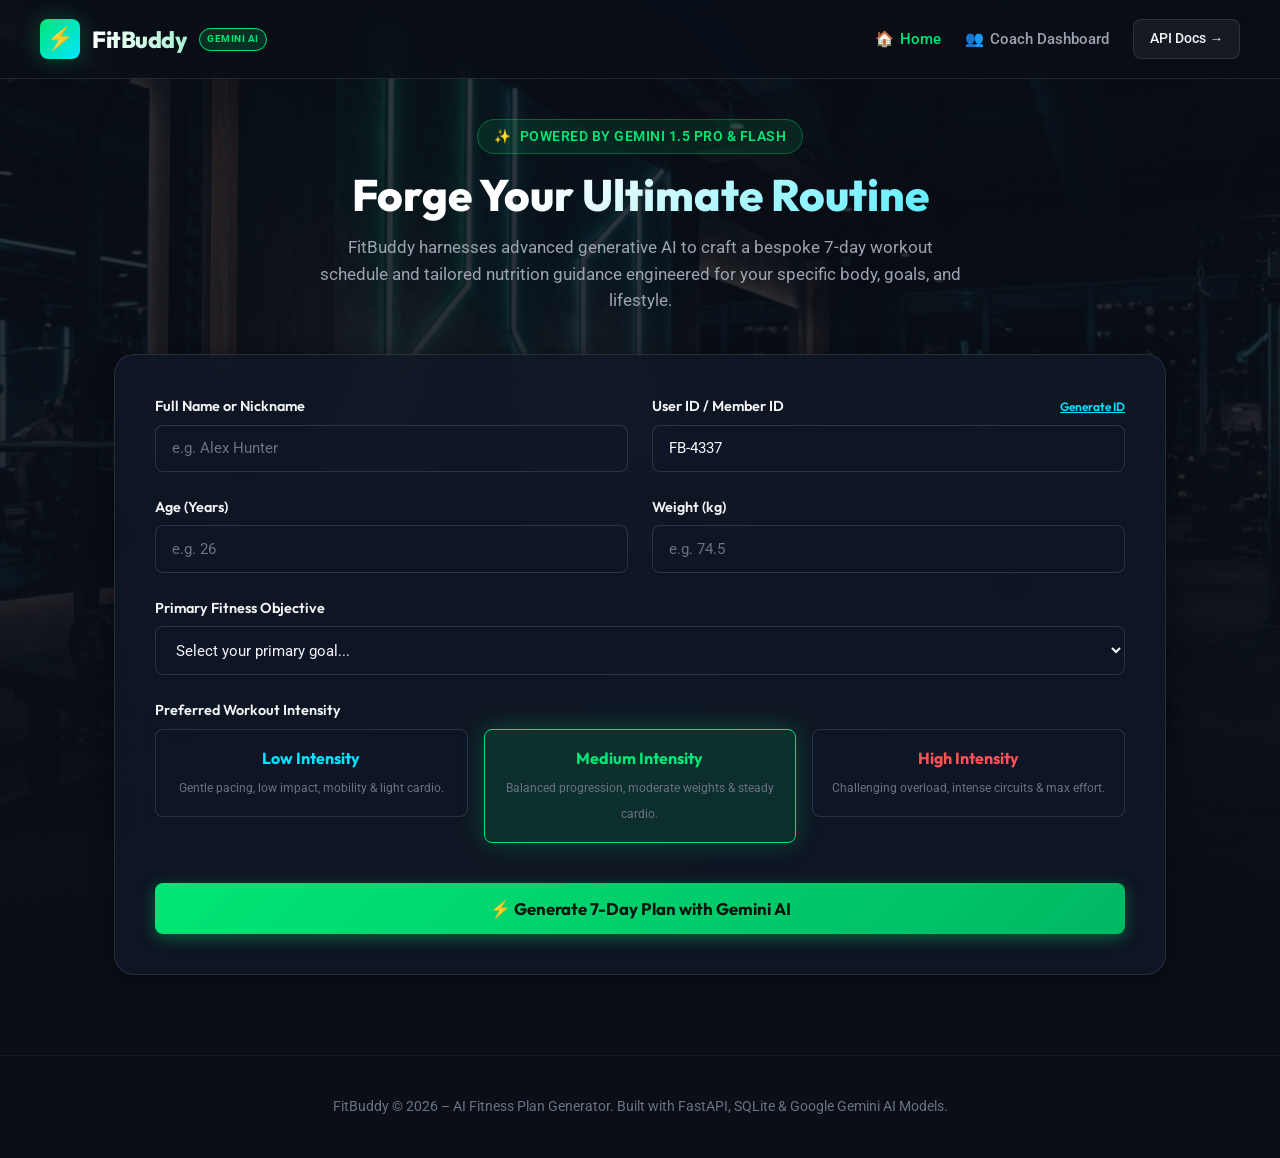
<file: templates/index.html>
<!DOCTYPE html>
<html lang="en">

<head>
  <meta charset="UTF-8">
  <meta name="viewport" content="width=device-width, initial-scale=1.0">
  <title>FitBuddy – AI Fitness Plan Generator using Gemini Models</title>
  <meta name="description"
    content="Personalized 7-day workout generator and nutrition tips powered by Google Gemini 1.5 Pro and Gemini Flash.">
  <link rel="stylesheet" href="/static/css/style.css">
  <link rel="icon"
    href="data:image/svg+xml,<svg xmlns=%22http://www.w3.org/2000/svg%22 viewBox=%220 0 100 100%22><text y=%22.9em%22 font-size=%2290%22>⚡</text></svg>">
</head>

<body>
  <!-- Background Image with Overlay -->
  <div class="bg-hero-overlay"></div>

  <!-- Navigation Bar -->
  <header class="navbar">
    <a href="/" class="nav-brand" id="brand-logo">
      <div class="brand-icon">⚡</div>
      <div class="brand-text">FitBuddy</div>
      <span class="brand-badge">Gemini AI</span>
    </a>
    <nav class="nav-links">
      <a href="/" class="nav-link active" id="nav-home">
        <span>🏠</span> Home
      </a>
      <a href="/view-all-users" class="nav-link" id="nav-admin">
        <span>👥</span> Coach Dashboard
      </a>
      <a href="/docs" target="_blank" class="nav-btn" id="nav-api-docs">
        API Docs &rarr;
      </a>
    </nav>
  </header>

  <!-- Main Content Container -->
  <main class="container">
    <div class="hero-header">
      <div class="hero-subtitle-badge">
        <span>✨</span> Powered by Gemini 1.5 Pro &amp; Flash
      </div>
      <h1 class="hero-title">Forge Your Ultimate Routine</h1>
      <p class="hero-desc">
        FitBuddy harnesses advanced generative AI to craft a bespoke 7-day workout schedule and tailored nutrition
        guidance engineered for your specific body, goals, and lifestyle.
      </p>
    </div>

    <!-- Intake Form Card -->
    <section class="glass-card" id="intake-form-section">
      <form action="/generate-workout" method="POST" id="fitness-form">
        <div class="form-grid">

          <!-- Athlete Name -->
          <div class="form-group">
            <label for="username" class="form-label">
              <span>Full Name or Nickname</span>
            </label>
            <input type="text" id="username" name="username" class="form-input" placeholder="e.g. Alex Hunter" required
              autocomplete="name">
          </div>

          <!-- User ID -->
          <div class="form-group">
            <label for="user_id" class="form-label">
              <span>User ID / Member ID</span>
              <span class="helper" onclick="generateRandomUserId()" id="btn-gen-id">Generate ID</span>
            </label>
            <input type="text" id="user_id" name="user_id" class="form-input" placeholder="e.g. FB-8842" required>
          </div>

          <!-- Age -->
          <div class="form-group">
            <label for="age" class="form-label">
              <span>Age (Years)</span>
            </label>
            <input type="number" id="age" name="age" class="form-input" placeholder="e.g. 26" min="12" max="110"
              required>
          </div>

          <!-- Weight -->
          <div class="form-group">
            <label for="weight" class="form-label">
              <span>Weight (kg)</span>
            </label>
            <input type="number" step="0.1" id="weight" name="weight" class="form-input" placeholder="e.g. 74.5"
              min="25" max="350" required>
          </div>

          <!-- Fitness Goal -->
          <div class="form-group full-width">
            <label for="goal" class="form-label">
              <span>Primary Fitness Objective</span>
            </label>
            <select id="goal" name="goal" class="form-select" required>
              <option value="" disabled selected>Select your primary goal...</option>
              <option value="Weight Loss &amp; Fat Reduction">Weight Loss &amp; Fat Reduction</option>
              <option value="Muscle Gain &amp; Hypertrophy">Muscle Gain &amp; Hypertrophy</option>
              <option value="Strength &amp; Conditioning">Strength &amp; Conditioning</option>
              <option value="Cardiovascular Endurance &amp; Stamina">Cardiovascular Endurance &amp; Stamina</option>
              <option value="Flexibility, Mobility &amp; Posture">Flexibility, Mobility &amp; Posture</option>
              <option value="General Wellness &amp; Longevity">General Wellness &amp; Longevity</option>
            </select>
          </div>

          <!-- Preferred Intensity -->
          <div class="form-group full-width">
            <label class="form-label">
              <span>Preferred Workout Intensity</span>
            </label>
            <div class="intensity-selector">
              <!-- Low -->
              <label class="intensity-card" id="intensity-low-label">
                <input type="radio" name="intensity" value="Low" id="intensity-low">
                <div class="intensity-box">
                  <span class="intensity-title" style="color: var(--accent-cyan);">Low Intensity</span>
                  <span class="intensity-desc">Gentle pacing, low impact, mobility &amp; light cardio.</span>
                </div>
              </label>

              <!-- Medium -->
              <label class="intensity-card" id="intensity-med-label">
                <input type="radio" name="intensity" value="Medium" id="intensity-medium" checked>
                <div class="intensity-box">
                  <span class="intensity-title" style="color: var(--accent-lime);">Medium Intensity</span>
                  <span class="intensity-desc">Balanced progression, moderate weights &amp; steady cardio.</span>
                </div>
              </label>

              <!-- High -->
              <label class="intensity-card" id="intensity-high-label">
                <input type="radio" name="intensity" value="High" id="intensity-high">
                <div class="intensity-box">
                  <span class="intensity-title" style="color: var(--accent-coral);">High Intensity</span>
                  <span class="intensity-desc">Challenging overload, intense circuits &amp; max effort.</span>
                </div>
              </label>
            </div>
          </div>

          <!-- Submit Button -->
          <div class="form-group full-width" style="margin-top: 1rem;">
            <button type="submit" class="btn-primary" id="btn-submit-workout">
              <span>⚡ Generate 7-Day Plan with Gemini AI</span>
            </button>
          </div>

        </div>
      </form>
    </section>
  </main>

  <!-- Footer -->
  <footer class="footer">
    <p>FitBuddy &copy; 2026 – AI Fitness Plan Generator. Built with FastAPI, SQLite &amp; Google Gemini AI Models.</p>
  </footer>

  <script>
    function generateRandomUserId() {
      const randomNum = Math.floor(1000 + Math.random() * 9000);
      document.getElementById('user_id').value = 'FB-' + randomNum;
    }
    // Auto populate random ID if empty
    window.addEventListener('DOMContentLoaded', () => {
      const idInput = document.getElementById('user_id');
      if (!idInput.value) {
        generateRandomUserId();
      }
    });
  </script>
</body>

</html>
</file>
<file: static/css/style.css>
/* ==============================================================================
   FitBuddy - Modern Fitness Styling
   Theme: Sleek Dark / Cybernetic Athletic Glassmorphism
   ============================================================================== */

@import url('https://fonts.googleapis.com/css2?family=Outfit:wght@300;400;500;600;700;800&family=Roboto:wght@300;400;500;700&display=swap');

:root {
  --bg-primary: #0a0e17;
  --bg-secondary: #111827;
  --bg-card: rgba(17, 24, 39, 0.82);
  --bg-card-hover: rgba(31, 41, 55, 0.88);
  --border-glass: rgba(255, 255, 255, 0.1);
  --border-glow: rgba(0, 230, 118, 0.35);

  --accent-lime: #00e676;
  --accent-lime-hover: #00c853;
  --accent-cyan: #00e5ff;
  --accent-cyan-dark: #00b0ff;
  --accent-coral: #ff5252;
  --accent-amber: #ffb300;

  --text-main: #f3f4f6;
  --text-muted: #9ca3af;
  --text-dim: #6b7280;

  --font-heading: 'Outfit', sans-serif;
  --font-body: 'Roboto', sans-serif;

  --shadow-subtle: 0 4px 20px rgba(0, 0, 0, 0.4);
  --shadow-glow: 0 0 25px rgba(0, 230, 118, 0.25);
  --shadow-neon: 0 0 35px rgba(0, 229, 255, 0.25);

  --radius-sm: 8px;
  --radius-md: 14px;
  --radius-lg: 20px;
  --radius-full: 9999px;
}

* {
  box-sizing: border-box;
  margin: 0;
  padding: 0;
}

body {
  font-family: var(--font-body);
  background-color: var(--bg-primary);
  color: var(--text-main);
  min-height: 100vh;
  line-height: 1.6;
  position: relative;
  overflow-x: hidden;
}

/* Background image overlay container */
.bg-hero-overlay {
  position: fixed;
  top: 0;
  left: 0;
  width: 100vw;
  height: 100vh;
  background-image: linear-gradient(180deg, rgba(10, 14, 23, 0.82) 0%, rgba(10, 14, 23, 0.94) 100%), url('/static/images/gym_bg.jpg');
  background-size: cover;
  background-position: center;
  background-repeat: no-repeat;
  z-index: -1;
  pointer-events: none;
}

/* Top Navigation Bar */
.navbar {
  display: flex;
  justify-content: space-between;
  align-items: center;
  padding: 1.2rem 2.5rem;
  background: rgba(10, 14, 23, 0.75);
  backdrop-filter: blur(16px);
  -webkit-backdrop-filter: blur(16px);
  border-bottom: 1px solid var(--border-glass);
  position: sticky;
  top: 0;
  z-index: 100;
}

.nav-brand {
  display: flex;
  align-items: center;
  gap: 0.75rem;
  text-decoration: none;
  color: var(--text-main);
}

.brand-icon {
  width: 40px;
  height: 40px;
  background: linear-gradient(135deg, var(--accent-lime), var(--accent-cyan));
  border-radius: var(--radius-sm);
  display: flex;
  align-items: center;
  justify-content: center;
  font-size: 1.4rem;
  box-shadow: var(--shadow-glow);
}

.brand-text {
  font-family: var(--font-heading);
  font-weight: 800;
  font-size: 1.45rem;
  letter-spacing: -0.5px;
  background: linear-gradient(90deg, #ffffff, #a7f3d0);
  -webkit-background-clip: text;
  -webkit-text-fill-color: transparent;
}

.brand-badge {
  font-size: 0.65rem;
  padding: 2px 7px;
  border-radius: var(--radius-full);
  background: rgba(0, 230, 118, 0.15);
  border: 1px solid var(--accent-lime);
  color: var(--accent-lime);
  font-weight: 700;
  letter-spacing: 0.5px;
  text-transform: uppercase;
}

.nav-links {
  display: flex;
  align-items: center;
  gap: 1.5rem;
}

.nav-link {
  color: var(--text-muted);
  text-decoration: none;
  font-weight: 500;
  font-size: 0.95rem;
  transition: all 0.2s ease;
  display: flex;
  align-items: center;
  gap: 0.4rem;
}

.nav-link:hover, .nav-link.active {
  color: var(--accent-lime);
}

.nav-btn {
  background: rgba(255, 255, 255, 0.06);
  color: var(--text-main);
  padding: 0.5rem 1rem;
  border-radius: var(--radius-sm);
  border: 1px solid var(--border-glass);
  text-decoration: none;
  font-size: 0.85rem;
  font-weight: 500;
  transition: all 0.2s ease;
}

.nav-btn:hover {
  background: rgba(0, 230, 118, 0.15);
  border-color: var(--accent-lime);
  color: var(--accent-lime);
}

/* Main Container */
.container {
  max-width: 1100px;
  margin: 0 auto;
  padding: 2.5rem 1.5rem 5rem;
}

/* Glassmorphism Cards */
.glass-card {
  background: var(--bg-card);
  backdrop-filter: blur(18px);
  -webkit-backdrop-filter: blur(18px);
  border: 1px solid var(--border-glass);
  border-radius: var(--radius-lg);
  padding: 2.5rem;
  box-shadow: var(--shadow-subtle);
  transition: transform 0.2s ease, box-shadow 0.2s ease;
}

.glass-card:hover {
  border-color: rgba(255, 255, 255, 0.18);
}

/* Hero Header */
.hero-header {
  text-align: center;
  margin-bottom: 2.5rem;
}

.hero-subtitle-badge {
  display: inline-flex;
  align-items: center;
  gap: 0.5rem;
  background: rgba(0, 230, 118, 0.1);
  border: 1px solid rgba(0, 230, 118, 0.3);
  color: var(--accent-lime);
  padding: 0.35rem 1rem;
  border-radius: var(--radius-full);
  font-size: 0.85rem;
  font-weight: 600;
  margin-bottom: 1rem;
  text-transform: uppercase;
  letter-spacing: 0.5px;
}

.hero-title {
  font-family: var(--font-heading);
  font-size: 2.75rem;
  font-weight: 800;
  line-height: 1.15;
  margin-bottom: 0.8rem;
  background: linear-gradient(135deg, #ffffff 40%, var(--accent-cyan) 100%);
  -webkit-background-clip: text;
  -webkit-text-fill-color: transparent;
}

.hero-desc {
  color: var(--text-muted);
  font-size: 1.05rem;
  max-width: 650px;
  margin: 0 auto;
}

/* Form Styles */
.form-grid {
  display: grid;
  grid-template-columns: repeat(2, 1fr);
  gap: 1.5rem;
}

.form-group {
  display: flex;
  flex-direction: column;
  gap: 0.4rem;
}

.form-group.full-width {
  grid-column: span 2;
}

.form-label {
  font-family: var(--font-heading);
  font-size: 0.9rem;
  font-weight: 600;
  color: var(--text-main);
  display: flex;
  justify-content: space-between;
  align-items: center;
}

.form-label .helper {
  font-size: 0.75rem;
  color: var(--accent-cyan);
  cursor: pointer;
  text-decoration: underline;
}

.form-input, .form-select, .form-textarea {
  background: rgba(15, 23, 42, 0.75);
  border: 1px solid rgba(255, 255, 255, 0.12);
  border-radius: var(--radius-sm);
  padding: 0.85rem 1rem;
  color: var(--text-main);
  font-family: var(--font-body);
  font-size: 0.95rem;
  transition: all 0.2s ease;
  outline: none;
}

.form-input:focus, .form-select:focus, .form-textarea:focus {
  border-color: var(--accent-lime);
  box-shadow: 0 0 0 3px rgba(0, 230, 118, 0.18);
  background: rgba(15, 23, 42, 0.95);
}

.form-input::placeholder, .form-textarea::placeholder {
  color: var(--text-dim);
}

.form-select option {
  background: var(--bg-secondary);
  color: var(--text-main);
}

/* Radio Card Selector for Intensity */
.intensity-selector {
  display: grid;
  grid-template-columns: repeat(3, 1fr);
  gap: 1rem;
}

.intensity-card {
  position: relative;
  cursor: pointer;
}

.intensity-card input[type="radio"] {
  position: absolute;
  opacity: 0;
}

.intensity-box {
  border: 1px solid rgba(255, 255, 255, 0.12);
  border-radius: var(--radius-sm);
  padding: 1rem;
  text-align: center;
  background: rgba(15, 23, 42, 0.6);
  transition: all 0.2s ease;
}

.intensity-box .intensity-title {
  font-family: var(--font-heading);
  font-weight: 700;
  font-size: 1rem;
  display: block;
  margin-bottom: 0.2rem;
}

.intensity-box .intensity-desc {
  font-size: 0.75rem;
  color: var(--text-dim);
}

.intensity-card input[type="radio"]:checked + .intensity-box {
  border-color: var(--accent-lime);
  background: rgba(0, 230, 118, 0.12);
  box-shadow: var(--shadow-glow);
}

.intensity-card input[type="radio"]:checked + .intensity-box .intensity-title {
  color: var(--accent-lime);
}

/* Action Buttons */
.btn-primary {
  background: linear-gradient(135deg, var(--accent-lime), #00b862);
  color: #05160d;
  font-family: var(--font-heading);
  font-weight: 700;
  font-size: 1.05rem;
  padding: 0.95rem 2rem;
  border-radius: var(--radius-sm);
  border: none;
  cursor: pointer;
  display: inline-flex;
  align-items: center;
  justify-content: center;
  gap: 0.6rem;
  transition: all 0.25s ease;
  box-shadow: 0 4px 15px rgba(0, 230, 118, 0.35);
  text-decoration: none;
  width: 100%;
}

.btn-primary:hover {
  transform: translateY(-2px);
  box-shadow: 0 6px 22px rgba(0, 230, 118, 0.5);
  background: linear-gradient(135deg, #26ff8c, var(--accent-lime));
}

.btn-secondary {
  background: rgba(255, 255, 255, 0.08);
  color: var(--text-main);
  font-family: var(--font-heading);
  font-weight: 600;
  font-size: 0.95rem;
  padding: 0.85rem 1.5rem;
  border-radius: var(--radius-sm);
  border: 1px solid var(--border-glass);
  cursor: pointer;
  display: inline-flex;
  align-items: center;
  justify-content: center;
  gap: 0.5rem;
  text-decoration: none;
  transition: all 0.2s ease;
}

.btn-secondary:hover {
  background: rgba(255, 255, 255, 0.15);
  border-color: rgba(255, 255, 255, 0.3);
}

.btn-danger {
  background: rgba(239, 68, 68, 0.15);
  color: #ef4444;
  border: 1px solid rgba(239, 68, 68, 0.3);
  padding: 0.4rem 0.8rem;
  border-radius: var(--radius-sm);
  cursor: pointer;
  font-size: 0.8rem;
  font-weight: 600;
  transition: all 0.2s ease;
}

.btn-danger:hover {
  background: #ef4444;
  color: #ffffff;
}

/* User Profile Summary Header in Results */
.profile-banner {
  display: flex;
  flex-wrap: wrap;
  align-items: center;
  justify-content: space-between;
  background: rgba(15, 23, 42, 0.7);
  border: 1px solid var(--border-glass);
  border-radius: var(--radius-md);
  padding: 1.5rem;
  margin-bottom: 2rem;
  gap: 1.5rem;
}

.athlete-meta {
  display: flex;
  align-items: center;
  gap: 1rem;
}

.athlete-avatar {
  width: 54px;
  height: 54px;
  border-radius: var(--radius-md);
  background: linear-gradient(135deg, var(--accent-cyan), #3b82f6);
  display: flex;
  align-items: center;
  justify-content: center;
  font-size: 1.8rem;
  box-shadow: var(--shadow-neon);
}

.athlete-name {
  font-family: var(--font-heading);
  font-size: 1.4rem;
  font-weight: 700;
  color: #ffffff;
}

.athlete-id-badge {
  font-size: 0.8rem;
  color: var(--accent-cyan);
  font-family: monospace;
}

.metrics-pills {
  display: flex;
  flex-wrap: wrap;
  gap: 0.75rem;
}

.pill {
  background: rgba(255, 255, 255, 0.06);
  border: 1px solid var(--border-glass);
  padding: 0.4rem 0.9rem;
  border-radius: var(--radius-full);
  font-size: 0.85rem;
  display: flex;
  align-items: center;
  gap: 0.4rem;
}

.pill-label {
  color: var(--text-muted);
}

.pill-val {
  font-weight: 600;
  color: #ffffff;
}

.badge-intensity {
  padding: 0.25rem 0.7rem;
  border-radius: var(--radius-full);
  font-size: 0.75rem;
  font-weight: 700;
  text-transform: uppercase;
  letter-spacing: 0.5px;
}

.badge-high {
  background: rgba(255, 82, 82, 0.2);
  color: var(--accent-coral);
  border: 1px solid rgba(255, 82, 82, 0.4);
}

.badge-medium {
  background: rgba(0, 230, 118, 0.2);
  color: var(--accent-lime);
  border: 1px solid rgba(0, 230, 118, 0.4);
}

.badge-low {
  background: rgba(0, 229, 255, 0.2);
  color: var(--accent-cyan);
  border: 1px solid rgba(0, 229, 255, 0.4);
}

/* Plan Display Box (<pre>) */
.plan-container {
  margin-top: 1.5rem;
  margin-bottom: 2rem;
}

.plan-header {
  display: flex;
  justify-content: space-between;
  align-items: center;
  margin-bottom: 0.75rem;
}

.plan-title {
  font-family: var(--font-heading);
  font-size: 1.25rem;
  font-weight: 700;
  display: flex;
  align-items: center;
  gap: 0.5rem;
}

.plan-actions {
  display: flex;
  gap: 0.5rem;
}

.plan-btn {
  background: rgba(255, 255, 255, 0.08);
  border: 1px solid var(--border-glass);
  color: var(--text-muted);
  padding: 0.35rem 0.75rem;
  border-radius: var(--radius-sm);
  font-size: 0.8rem;
  cursor: pointer;
  transition: all 0.2s ease;
  display: flex;
  align-items: center;
  gap: 0.3rem;
}

.plan-btn:hover {
  color: var(--accent-lime);
  border-color: var(--accent-lime);
  background: rgba(0, 230, 118, 0.1);
}

pre.workout-plan-box {
  background: #070a10;
  border: 1px solid rgba(255, 255, 255, 0.1);
  border-radius: var(--radius-md);
  padding: 1.5rem;
  color: #e2e8f0;
  font-family: 'Roboto Mono', Consolas, monospace;
  font-size: 0.92rem;
  line-height: 1.65;
  white-space: pre-wrap;
  word-break: break-word;
  max-height: 650px;
  overflow-y: auto;
  box-shadow: inset 0 2px 8px rgba(0, 0, 0, 0.6);
}

/* Custom Scrollbar for pre */
pre.workout-plan-box::-webkit-scrollbar {
  width: 8px;
}
pre.workout-plan-box::-webkit-scrollbar-track {
  background: #070a10;
}
pre.workout-plan-box::-webkit-scrollbar-thumb {
  background: rgba(255, 255, 255, 0.15);
  border-radius: 4px;
}
pre.workout-plan-box::-webkit-scrollbar-thumb:hover {
  background: var(--accent-lime);
}

/* Nutrition Tip Callout */
.nutrition-card {
  background: linear-gradient(135deg, rgba(0, 230, 118, 0.12), rgba(0, 229, 255, 0.08));
  border: 1px solid rgba(0, 230, 118, 0.3);
  border-radius: var(--radius-md);
  padding: 1.5rem;
  margin-bottom: 2rem;
  position: relative;
  overflow: hidden;
}

.nutrition-card::before {
  content: '';
  position: absolute;
  top: 0;
  left: 0;
  width: 4px;
  height: 100%;
  background: linear-gradient(180deg, var(--accent-lime), var(--accent-cyan));
}

.nutrition-header {
  display: flex;
  align-items: center;
  gap: 0.5rem;
  font-family: var(--font-heading);
  font-size: 1.15rem;
  font-weight: 700;
  color: var(--accent-lime);
  margin-bottom: 0.5rem;
}

.nutrition-body {
  color: #e5e7eb;
  font-size: 0.98rem;
  line-height: 1.6;
}

/* Feedback Section */
.feedback-card {
  background: rgba(17, 24, 39, 0.9);
  border: 1px solid rgba(0, 229, 255, 0.25);
  border-radius: var(--radius-md);
  padding: 1.8rem;
  margin-top: 2rem;
}

.feedback-title {
  font-family: var(--font-heading);
  font-size: 1.25rem;
  font-weight: 700;
  color: var(--accent-cyan);
  margin-bottom: 0.4rem;
  display: flex;
  align-items: center;
  gap: 0.5rem;
}

.feedback-desc {
  font-size: 0.9rem;
  color: var(--text-muted);
  margin-bottom: 1.2rem;
}

/* Success Banner */
.alert-success {
  background: rgba(0, 230, 118, 0.15);
  border: 1px solid var(--accent-lime);
  color: #a7f3d0;
  padding: 1rem 1.2rem;
  border-radius: var(--radius-sm);
  margin-bottom: 1.5rem;
  display: flex;
  align-items: center;
  gap: 0.75rem;
  font-weight: 500;
}

.alert-error {
  background: rgba(239, 68, 68, 0.15);
  border: 1px solid #ef4444;
  color: #fca5a5;
  padding: 1rem 1.2rem;
  border-radius: var(--radius-sm);
  margin-bottom: 1.5rem;
}

/* Accordion for Original Plan */
details.collapsible-plan {
  background: rgba(10, 14, 23, 0.6);
  border: 1px solid var(--border-glass);
  border-radius: var(--radius-md);
  padding: 1rem 1.2rem;
  margin-bottom: 1.5rem;
}

details.collapsible-plan summary {
  font-family: var(--font-heading);
  font-weight: 600;
  cursor: pointer;
  color: var(--text-muted);
  display: flex;
  align-items: center;
  justify-content: space-between;
  outline: none;
}

details.collapsible-plan summary:hover {
  color: var(--accent-cyan);
}

details.collapsible-plan[open] summary {
  color: var(--accent-cyan);
  margin-bottom: 1rem;
}

/* Admin Dashboard Table */
.stats-grid {
  display: grid;
  grid-template-columns: repeat(3, 1fr);
  gap: 1.2rem;
  margin-bottom: 2rem;
}

.stat-card {
  background: var(--bg-card);
  border: 1px solid var(--border-glass);
  border-radius: var(--radius-md);
  padding: 1.5rem;
  display: flex;
  align-items: center;
  gap: 1rem;
}

.stat-icon {
  width: 48px;
  height: 48px;
  border-radius: var(--radius-sm);
  background: rgba(0, 230, 118, 0.15);
  color: var(--accent-lime);
  display: flex;
  align-items: center;
  justify-content: center;
  font-size: 1.5rem;
}

.stat-val {
  font-family: var(--font-heading);
  font-size: 1.8rem;
  font-weight: 800;
  color: #ffffff;
}

.stat-label {
  font-size: 0.85rem;
  color: var(--text-muted);
}

.table-wrapper {
  overflow-x: auto;
  border-radius: var(--radius-md);
  border: 1px solid var(--border-glass);
  background: var(--bg-card);
}

table.admin-table {
  width: 100%;
  border-collapse: collapse;
  text-align: left;
  font-size: 0.92rem;
}

table.admin-table th {
  background: rgba(15, 23, 42, 0.9);
  padding: 1rem 1.2rem;
  font-family: var(--font-heading);
  font-weight: 700;
  color: var(--text-muted);
  text-transform: uppercase;
  font-size: 0.75rem;
  letter-spacing: 0.5px;
  border-bottom: 1px solid var(--border-glass);
}

table.admin-table td {
  padding: 1rem 1.2rem;
  border-bottom: 1px solid rgba(255, 255, 255, 0.05);
  color: var(--text-main);
  vertical-align: middle;
}

table.admin-table tr:hover td {
  background: rgba(255, 255, 255, 0.03);
}

/* Modals */
.modal-overlay {
  display: none;
  position: fixed;
  top: 0;
  left: 0;
  width: 100vw;
  height: 100vh;
  background: rgba(0, 0, 0, 0.8);
  backdrop-filter: blur(8px);
  z-index: 1000;
  align-items: center;
  justify-content: center;
  padding: 1.5rem;
}

.modal-content {
  background: var(--bg-secondary);
  border: 1px solid var(--border-glass);
  border-radius: var(--radius-lg);
  max-width: 800px;
  width: 100%;
  max-height: 85vh;
  display: flex;
  flex-direction: column;
  box-shadow: 0 10px 40px rgba(0, 0, 0, 0.7);
}

.modal-header {
  padding: 1.2rem 1.5rem;
  border-bottom: 1px solid var(--border-glass);
  display: flex;
  justify-content: space-between;
  align-items: center;
}

.modal-title {
  font-family: var(--font-heading);
  font-size: 1.2rem;
  font-weight: 700;
  color: #ffffff;
}

.modal-close {
  background: none;
  border: none;
  color: var(--text-muted);
  font-size: 1.5rem;
  cursor: pointer;
}

.modal-body {
  padding: 1.5rem;
  overflow-y: auto;
}

/* Footer */
.footer {
  text-align: center;
  padding: 2.5rem;
  color: var(--text-dim);
  font-size: 0.85rem;
  border-top: 1px solid rgba(255, 255, 255, 0.05);
}

/* Responsive Breakpoints */
@media (max-width: 768px) {
  .navbar {
    padding: 1rem 1.2rem;
  }
  .form-grid {
    grid-template-columns: 1fr;
  }
  .form-group.full-width {
    grid-column: span 1;
  }
  .intensity-selector {
    grid-template-columns: 1fr;
  }
  .stats-grid {
    grid-template-columns: 1fr;
  }
  .hero-title {
    font-size: 2rem;
  }
  .profile-banner {
    flex-direction: column;
    align-items: flex-start;
  }
}
</file>
